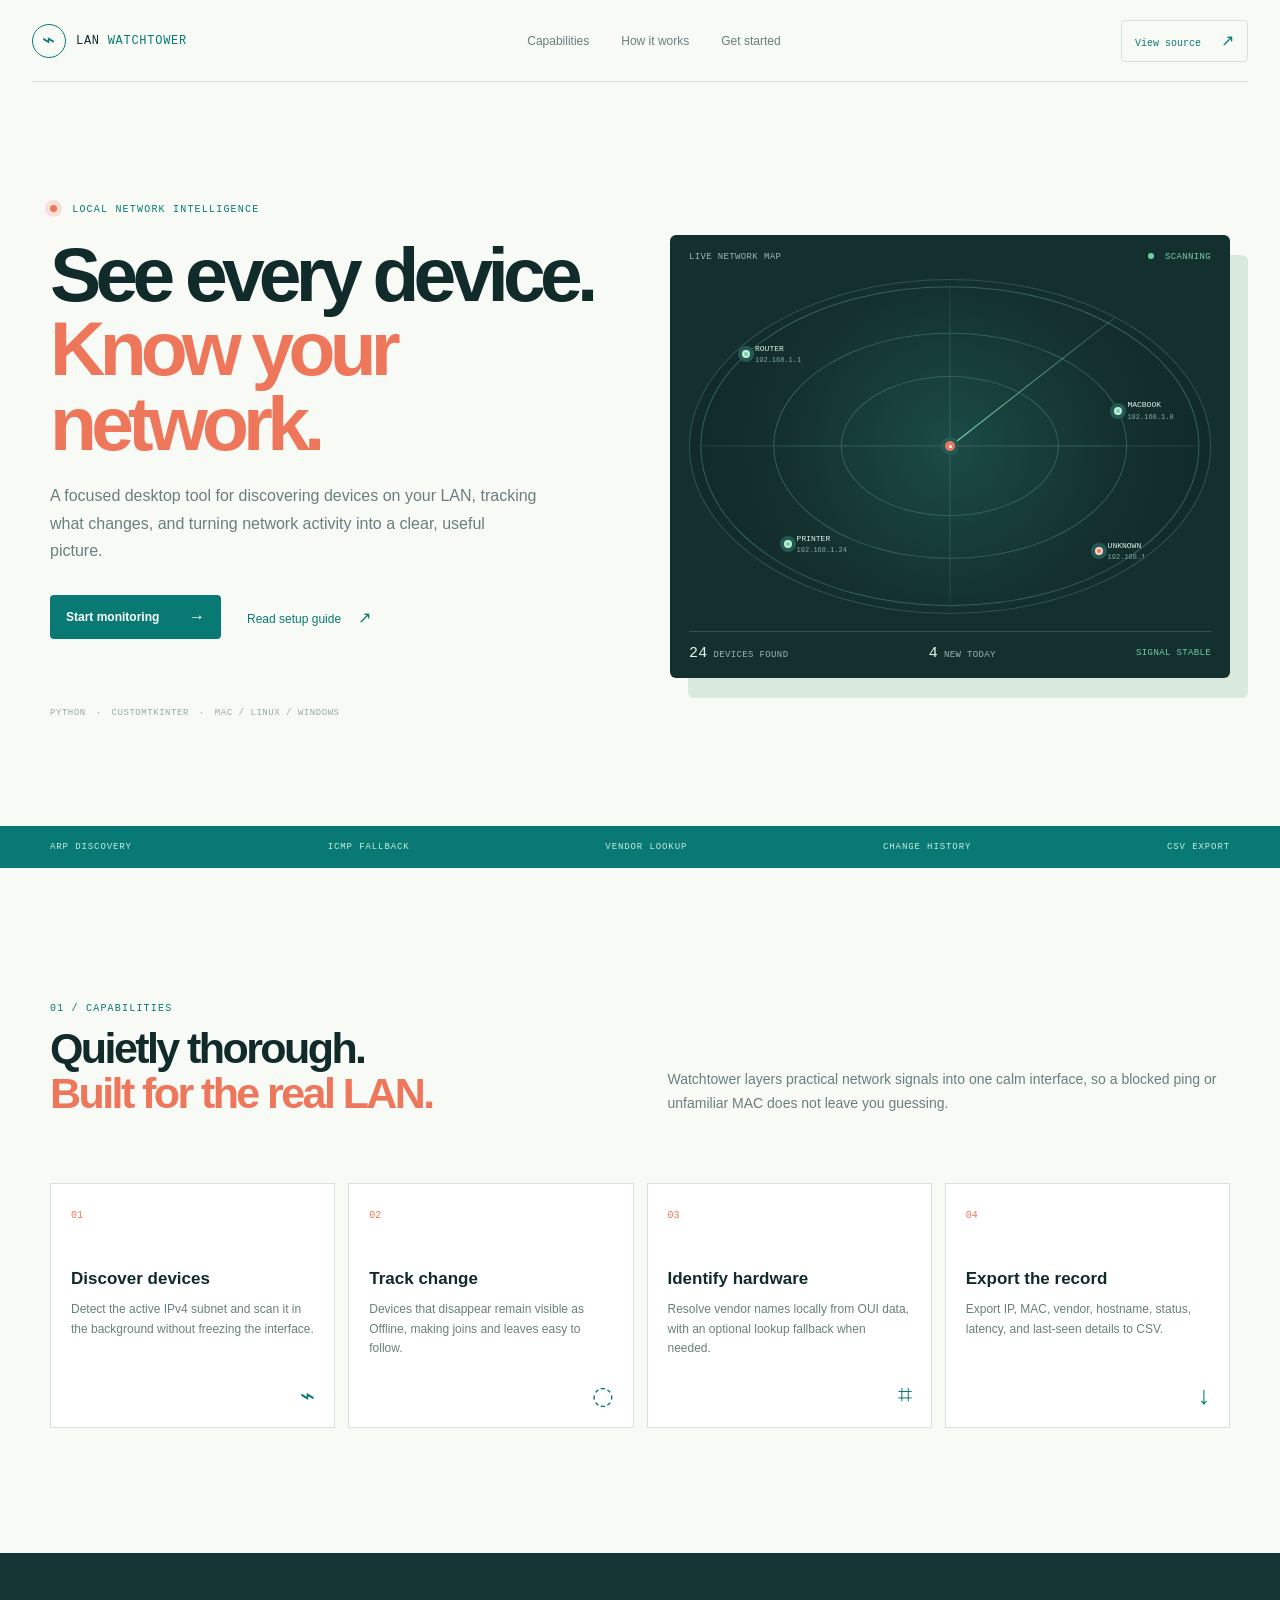
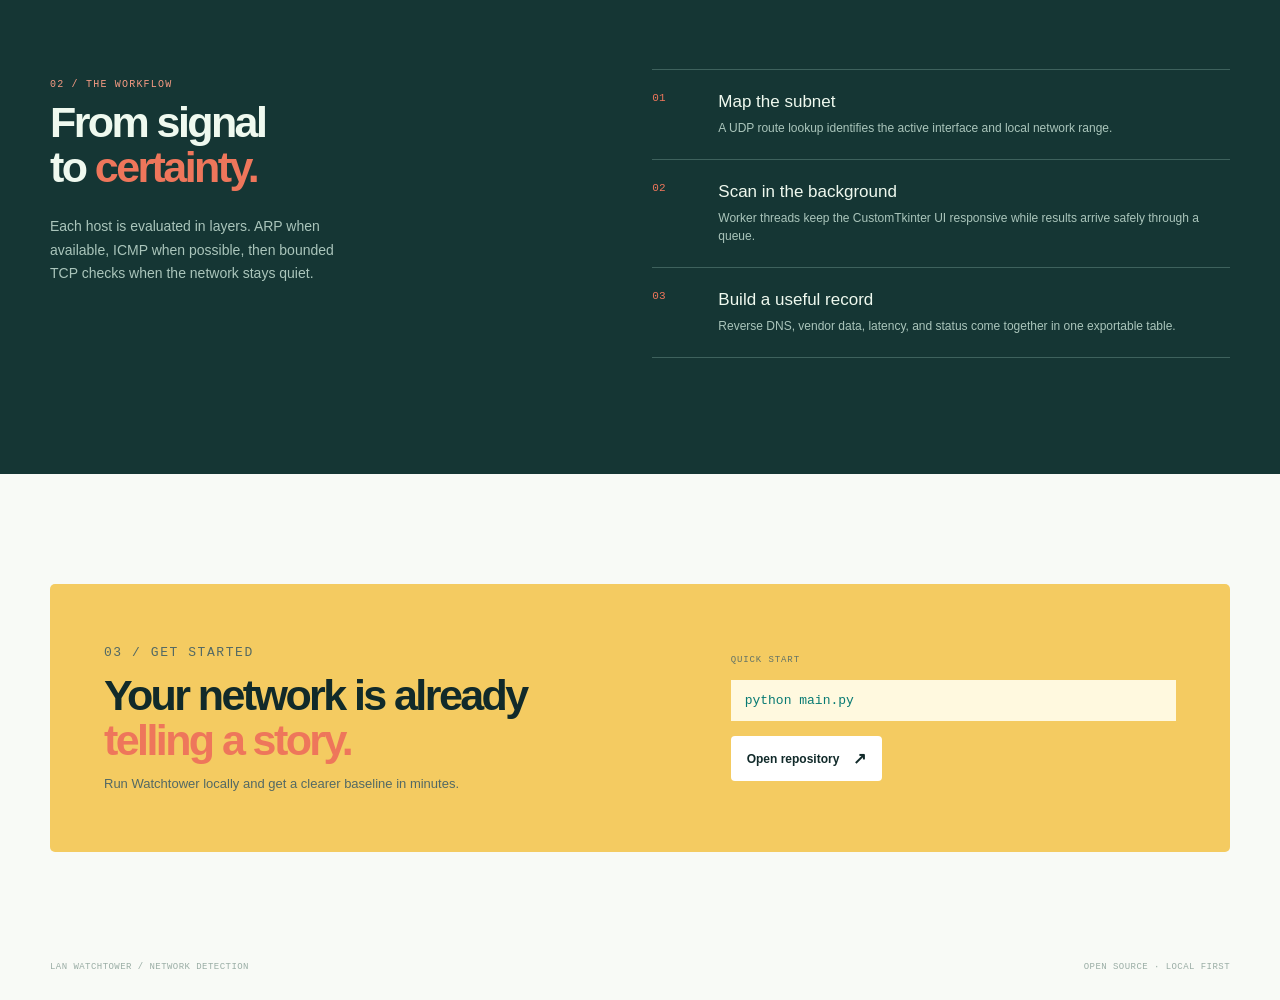
<file: docs/index.html>
<!doctype html>
<html lang="en">
<head>
  <meta charset="utf-8">
  <meta name="viewport" content="width=device-width, initial-scale=1">
  <meta name="description" content="LAN Watchtower network detection and device discovery tool.">
  <meta http-equiv="Content-Security-Policy" content="default-src 'self'; style-src 'self'; object-src 'none'; base-uri 'none'; frame-ancestors 'none'; form-action 'none'">
  <meta name="referrer" content="no-referrer">
  <title>LAN Watchtower | Network Detection</title>
  <link rel="stylesheet" href="styles.css">
</head>
<body>
  <header class="site-header">
    <a class="brand" href="#top" aria-label="LAN Watchtower home"><span class="brand-mark">⌁</span><span>LAN <b>WATCHTOWER</b></span></a>
    <nav aria-label="Main navigation"><a href="#capabilities">Capabilities</a><a href="#workflow">How it works</a><a href="#start">Get started</a></nav>
    <a class="header-cta" href="https://github.com/laksh1357/NetworkMonitoring_DeviceDiscovery_Tool" target="_blank" rel="noreferrer">View source <span>↗</span></a>
  </header>

  <main id="top">
    <section class="hero wrap">
      <div class="hero-copy">
        <p class="eyebrow"><span class="live-dot"></span> LOCAL NETWORK INTELLIGENCE</p>
        <h1>See every device.<br><i>Know your network.</i></h1>
        <p class="lede">A focused desktop tool for discovering devices on your LAN, tracking what changes, and turning network activity into a clear, useful picture.</p>
        <div class="hero-actions"><a class="button primary" href="#start">Start monitoring <span>→</span></a><a class="text-link" href="https://github.com/laksh1357/NetworkMonitoring_DeviceDiscovery_Tool#setup" target="_blank" rel="noreferrer">Read setup guide <span>↗</span></a></div>
        <div class="trust-line"><span>PYTHON</span><span>·</span><span>CUSTOMTKINTER</span><span>·</span><span>MAC / LINUX / WINDOWS</span></div>
      </div>
      <div class="radar-card" aria-label="Network detection preview">
        <div class="radar-top"><span>LIVE NETWORK MAP</span><span class="online"><i></i> SCANNING</span></div>
        <div class="radar"><div class="ring ring-one"></div><div class="ring ring-two"></div><div class="ring ring-three"></div><div class="cross horizontal"></div><div class="cross vertical"></div><div class="sweep"></div><div class="radar-core"><span></span></div><div class="node node-a"><b></b><label>ROUTER<br><em>192.168.1.1</em></label></div><div class="node node-b"><b></b><label>MACBOOK<br><em>192.168.1.8</em></label></div><div class="node node-c"><b></b><label>PRINTER<br><em>192.168.1.24</em></label></div><div class="node node-d"><b></b><label>UNKNOWN<br><em>192.168.1.41</em></label></div></div>
        <div class="radar-footer"><span><strong>24</strong> DEVICES FOUND</span><span><strong>4</strong> NEW TODAY</span><span class="signal">SIGNAL STABLE</span></div>
      </div>
    </section>

    <section class="ticker"><div class="wrap ticker-inner"><span>ARP DISCOVERY</span><span>ICMP FALLBACK</span><span>VENDOR LOOKUP</span><span>CHANGE HISTORY</span><span>CSV EXPORT</span></div></section>

    <section class="section wrap" id="capabilities"><div class="section-intro"><p class="eyebrow">01 / CAPABILITIES</p><h2>Quietly thorough.<br><i>Built for the real LAN.</i></h2><p>Watchtower layers practical network signals into one calm interface, so a blocked ping or unfamiliar MAC does not leave you guessing.</p></div><div class="feature-grid"><article><span class="feature-number">01</span><h3>Discover devices</h3><p>Detect the active IPv4 subnet and scan it in the background without freezing the interface.</p><span class="feature-icon">⌁</span></article><article><span class="feature-number">02</span><h3>Track change</h3><p>Devices that disappear remain visible as Offline, making joins and leaves easy to follow.</p><span class="feature-icon">◌</span></article><article><span class="feature-number">03</span><h3>Identify hardware</h3><p>Resolve vendor names locally from OUI data, with an optional lookup fallback when needed.</p><span class="feature-icon">⌗</span></article><article><span class="feature-number">04</span><h3>Export the record</h3><p>Export IP, MAC, vendor, hostname, status, latency, and last-seen details to CSV.</p><span class="feature-icon">↓</span></article></div></section>

    <section class="dark-section" id="workflow"><div class="wrap workflow"><div><p class="eyebrow orange">02 / THE WORKFLOW</p><h2>From signal<br>to <i>certainty.</i></h2><p class="dark-copy">Each host is evaluated in layers. ARP when available, ICMP when possible, then bounded TCP checks when the network stays quiet.</p></div><div class="steps"><div><span>01</span><div><h3>Map the subnet</h3><p>A UDP route lookup identifies the active interface and local network range.</p></div></div><div><span>02</span><div><h3>Scan in the background</h3><p>Worker threads keep the CustomTkinter UI responsive while results arrive safely through a queue.</p></div></div><div><span>03</span><div><h3>Build a useful record</h3><p>Reverse DNS, vendor data, latency, and status come together in one exportable table.</p></div></div></div></div></section>

    <section class="start-section wrap" id="start"><div class="start-card"><div><p class="eyebrow">03 / GET STARTED</p><h2>Your network is already<br><i>telling a story.</i></h2><p>Run Watchtower locally and get a clearer baseline in minutes.</p></div><div class="command"><span>QUICK START</span><code>python main.py</code><a class="button light" href="https://github.com/laksh1357/NetworkMonitoring_DeviceDiscovery_Tool#setup" target="_blank" rel="noreferrer">Open repository <span>↗</span></a></div></div></section>
  </main>
  <footer class="wrap"><span>LAN WATCHTOWER / NETWORK DETECTION</span><span>OPEN SOURCE · LOCAL FIRST</span></footer>
</body>
</html>
</file>
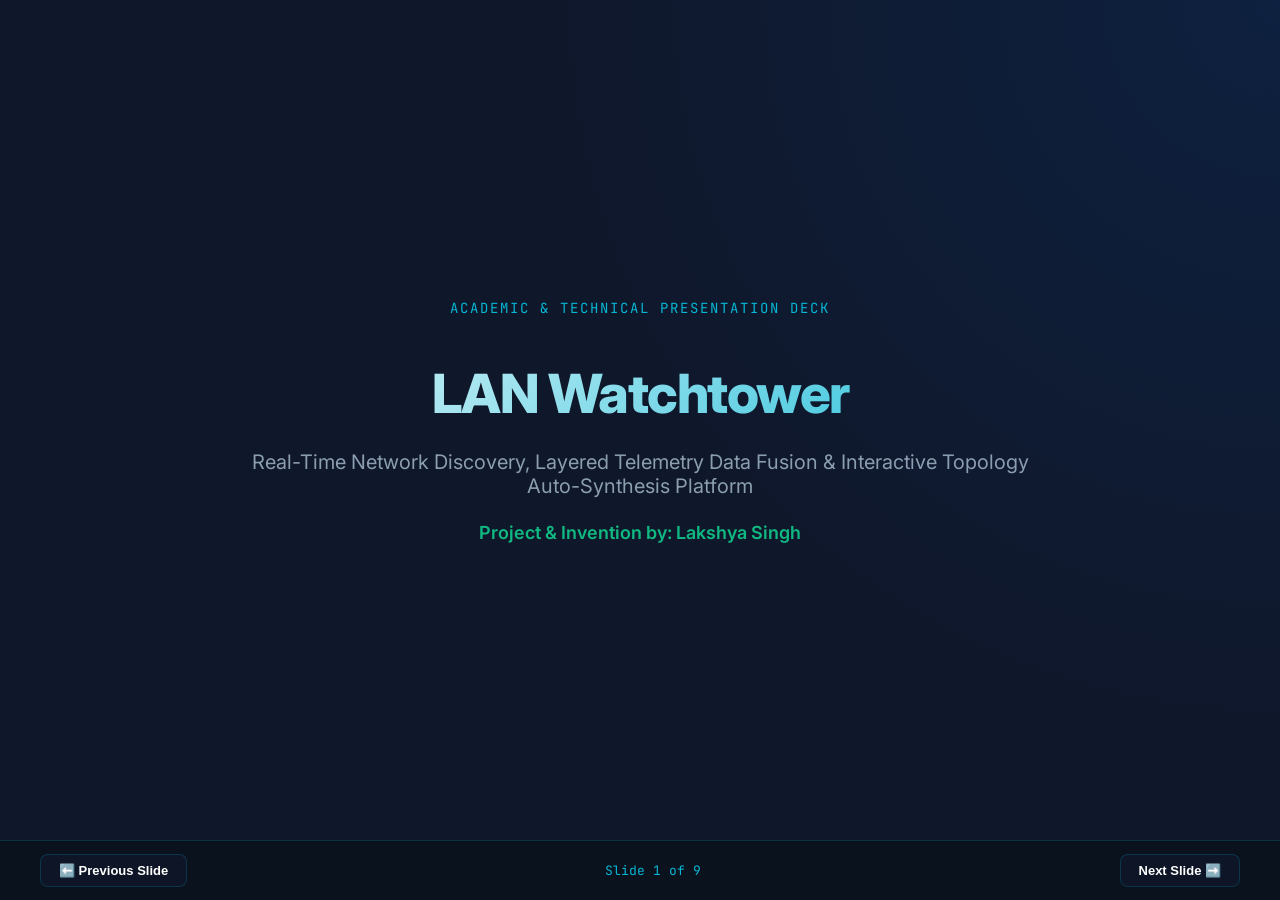
<file: web/presentation.html>
<!DOCTYPE html>
<html lang="en">
<head>
  <meta charset="UTF-8">
  <meta name="viewport" content="width=device-width, initial-scale=1.0">
  <title>Presentation Deck - LAN Watchtower</title>
  <link rel="preconnect" href="https://fonts.googleapis.com">
  <link rel="preconnect" href="https://fonts.gstatic.com" crossorigin>
  <link href="https://fonts.googleapis.com/css2?family=Inter:wght@300;400;500;600;700;800&family=JetBrains+Mono:wght@400;500;600&family=Outfit:wght@400;500;600;700;800&display=swap" rel="stylesheet">
  <style>
    :root {
      --bg: #0f172a;
      --card-bg: rgba(15, 23, 42, 0.85);
      --border: rgba(6, 182, 212, 0.2);
      --cyan: #06b6d4;
      --green: #10b981;
      --yellow: #f59e0b;
      --red: #f43f5e;
      --blue: #06b6d4;
      --purple: #a855f7;
      --text: #f0f6fc;
      --muted: #8b9eb0;
    }

    * { box-sizing: border-box; margin: 0; padding: 0; }
    body {
      background: var(--bg);
      color: var(--text);
      font-family: 'Inter', 'Outfit', sans-serif;
      height: 100vh;
      overflow: hidden;
      display: flex;
      flex-direction: column;
    }

    .slide-deck {
      flex: 1;
      position: relative;
      overflow: hidden;
    }

    .slide {
      position: absolute;
      top: 0; left: 0; right: 0; bottom: 0;
      padding: 50px 80px;
      display: none;
      flex-direction: column;
      justify-content: space-between;
      background: radial-gradient(circle at top right, rgba(0, 119, 255, 0.1), transparent 50%);
      opacity: 0;
      transition: opacity 0.4s ease;
    }

    .slide.active {
      display: flex;
      opacity: 1;
    }

    /* Slide Content Components */
    .slide-header {
      display: flex;
      justify-content: space-between;
      align-items: center;
      border-bottom: 1px solid var(--border);
      padding-bottom: 16px;
    }
    .slide-title { font-size: 32px; font-weight: 800; color: #fff; letter-spacing: -0.5px; }
    .slide-subtitle { font-size: 14px; color: var(--cyan); font-family: 'JetBrains Mono', monospace; }

    .slide-body {
      flex: 1;
      display: flex;
      align-items: center;
      justify-content: center;
      padding: 20px 0;
    }

    .slide-footer {
      display: flex;
      justify-content: space-between;
      align-items: center;
      font-size: 12px;
      color: var(--muted);
      border-top: 1px solid var(--border);
      padding-top: 14px;
    }

    /* Layout Grids */
    .grid-2col { display: grid; grid-template-columns: 1fr 1fr; gap: 40px; width: 100%; }
    .grid-3col { display: grid; grid-template-columns: 1fr 1fr 1fr; gap: 24px; width: 100%; }

    .content-box {
      background: var(--card-bg);
      border: 1px solid var(--border);
      border-radius: 16px;
      padding: 28px;
      box-shadow: 0 10px 30px rgba(0,0,0,0.5);
      backdrop-filter: blur(12px);
    }
    .content-box h3 { font-size: 20px; font-weight: 700; color: var(--cyan); margin-bottom: 12px; }
    .content-box p { font-size: 14px; color: var(--muted); line-height: 1.6; margin-bottom: 12px; }
    .content-box ul { list-style: none; display: flex; flex-direction: column; gap: 8px; }
    .content-box li { font-size: 14px; color: var(--text); display: flex; align-items: center; gap: 10px; }
    .content-box li::before { content: '➔'; color: var(--cyan); }

    /* Title Slide Special */
    .title-slide {
      text-align: center;
      justify-content: center;
      gap: 24px;
    }
    .title-banner {
      font-size: 54px;
      font-weight: 800;
      background: linear-gradient(135deg, #fff, var(--cyan));
      -webkit-background-clip: text;
      -webkit-text-fill-color: transparent;
      letter-spacing: -1.5px;
    }
    .author-badge {
      font-size: 18px;
      color: var(--green);
      font-weight: 600;
    }

    /* Controls Bar */
    .deck-controls {
      height: 60px;
      background: rgba(10, 18, 30, 0.95);
      border-top: 1px solid var(--border);
      display: flex;
      align-items: center;
      justify-content: space-between;
      padding: 0 40px;
    }
    .btn-deck {
      background: var(--card-bg);
      border: 1px solid var(--border);
      color: #fff;
      padding: 8px 18px;
      border-radius: 8px;
      font-size: 13px;
      font-weight: 600;
      cursor: pointer;
    }
    .btn-deck:hover { border-color: var(--cyan); color: var(--cyan); }
  </style>
</head>
<body>

  <div class="slide-deck">

    <!-- SLIDE 1: Title -->
    <div class="slide active title-slide">
      <div style="margin-bottom: 20px;">
        <span style="font-family:'JetBrains Mono'; color:var(--cyan); font-size:14px; letter-spacing:2px;">ACADEMIC & TECHNICAL PRESENTATION DECK</span>
      </div>
      <h1 class="title-banner">LAN Watchtower</h1>
      <p style="font-size: 20px; color: var(--muted); max-width: 800px; margin: 0 auto;">
        Real-Time Network Discovery, Layered Telemetry Data Fusion & Interactive Topology Auto-Synthesis Platform
      </p>
      <div class="author-badge">Project & Invention by: Lakshya Singh</div>
    </div>

    <!-- SLIDE 2: Problem Statement & Solution -->
    <div class="slide">
      <div class="slide-header">
        <h2 class="slide-title">Problem Statement & Solution</h2>
        <span class="slide-subtitle">02 / EXECUTIVE SUMMARY</span>
      </div>
      <div class="slide-body">
        <div class="grid-2col">
          <div class="content-box">
            <h3>⚠️ The Network Monitoring Challenge</h3>
            <p>Modern Local Area Networks (LANs) consist of heterogeneous endpoints (IoT devices, servers, workstations, network switches, APs).</p>
            <ul>
              <li>Traditional ICMP pings fail when firewalls block ping packets.</li>
              <li>Standard SNMP configurations require tedious manual setup.</li>
              <li>Existing tools suffer from delayed UI feedback and high resource overhead.</li>
            </ul>
          </div>

          <div class="content-box">
            <h3>✨ The LAN Watchtower Solution</h3>
            <p>A zero-dependency, local-first NOC Operational Intelligence platform that combines multi-protocol probe telemetry with instant visualization.</p>
            <ul>
              <li><strong>Layered Multi-Protocol Engine</strong>: ARP + ICMP + TCP Probe fallback.</li>
              <li><strong>Auto-Topology Synthesis</strong>: Instant hierarchical node graph.</li>
              <li><strong>Live Event Streaming</strong>: Real-time 600ms telemetry updates.</li>
              <li><strong>Full Interactive CRUD</strong>: Add, Edit, Manage, and Delete devices.</li>
            </ul>
          </div>
        </div>
      </div>
      <div class="slide-footer"><span>LAN Watchtower Architecture Deck</span><span>Author: Lakshya Singh</span></div>
    </div>

    <!-- SLIDE 3: System Architecture -->
    <div class="slide">
      <div class="slide-header">
        <h2 class="slide-title">System Architecture & Tech Stack</h2>
        <span class="slide-subtitle">03 / TECHNICAL STACK</span>
      </div>
      <div class="slide-body">
        <div class="grid-3col">
          <div class="content-box">
            <h3>🎨 Frontend Deck</h3>
            <ul>
              <li>HTML5 & CSS3 Glassmorphism System</li>
              <li>ES6 Canvas Line & SVG Donut Engines</li>
              <li>Dynamic Adaptive Polling (600ms)</li>
              <li>Interactive Modal & Inspector Drawer</li>
            </ul>
          </div>

          <div class="content-box">
            <h3>⚡ Backend Server</h3>
            <ul>
              <li>Python Multithreaded REST Server</li>
              <li>64 Concurrency Threadpool Engine</li>
              <li>Scapy Raw Ethernet ARP Handler</li>
              <li>Offline Local OUI Database Resolution</li>
            </ul>
          </div>

          <div class="content-box">
            <h3>💾 SQLite Database</h3>
            <ul>
              <li>SQLite WAL (Write-Ahead Logging) Mode</li>
              <li>Parameterized SQL Security Immunity</li>
              <li>Device Metadata & Location Tagging</li>
              <li>Audit Trail User Activity Logs</li>
            </ul>
          </div>
        </div>
      </div>
      <div class="slide-footer"><span>LAN Watchtower Architecture Deck</span><span>Author: Lakshya Singh</span></div>
    </div>

    <!-- SLIDE 4: How It Works -->
    <div class="slide">
      <div class="slide-header">
        <h2 class="slide-title">Step-by-Step Discovery Workflow</h2>
        <span class="slide-subtitle">04 / DISCOVERY ENGINE</span>
      </div>
      <div class="slide-body">
        <div class="content-box" style="width: 100%;">
          <h3>🔄 Layered Discovery Execution Pipeline</h3>
          <div style="display:grid; grid-template-columns: repeat(5, 1fr); gap:16px; margin-top:20px; text-align:center;">
            <div style="background:rgba(0,119,255,0.15); padding:16px; border-radius:10px; border:1px solid var(--blue);">
              <h4 style="color:var(--cyan); margin-bottom:6px;">1. Subnet Lookup</h4>
              <p style="font-size:12px;">UDP route lookup auto-detects IPv4 subnet range.</p>
            </div>
            <div style="background:rgba(0,240,255,0.15); padding:16px; border-radius:10px; border:1px solid var(--cyan);">
              <h4 style="color:var(--cyan); margin-bottom:6px;">2. Multi-Probe</h4>
              <p style="font-size:12px;">Layer-2 ARP $\rightarrow$ Layer-3 ICMP $\rightarrow$ Layer-4 TCP 80/445 probes.</p>
            </div>
            <div style="background:rgba(138,43,226,0.15); padding:16px; border-radius:10px; border:1px solid var(--purple);">
              <h4 style="color:var(--purple); margin-bottom:6px;">3. Classification</h4>
              <p style="font-size:12px;">MAC OUI + Hostname semantics infer device category.</p>
            </div>
            <div style="background:rgba(0,230,118,0.15); padding:16px; border-radius:10px; border:1px solid var(--green);">
              <h4 style="color:var(--green); margin-bottom:6px;">4. Live Streaming</h4>
              <p style="font-size:12px;">Immediate event callbacks update UI on-the-fly.</p>
            </div>
            <div style="background:rgba(255,179,0,0.15); padding:16px; border-radius:10px; border:1px solid var(--yellow);">
              <h4 style="color:var(--yellow); margin-bottom:6px;">5. SQLite Audit</h4>
              <p style="font-size:12px;">Devices, scan totals, & alert events persisted to DB.</p>
            </div>
          </div>
        </div>
      </div>
      <div class="slide-footer"><span>LAN Watchtower Architecture Deck</span><span>Author: Lakshya Singh</span></div>
    </div>

    <!-- SLIDE 5: Patent Innovations -->
    <div class="slide">
      <div class="slide-header">
        <h2 class="slide-title">Novelty & Patentable Innovations</h2>
        <span class="slide-subtitle">05 / INTELLECTUAL PROPERTY</span>
      </div>
      <div class="slide-body">
        <div class="grid-2col">
          <div class="content-box">
            <h3>Claim 1: Multi-Protocol Data Fusion Fallback</h3>
            <p>Layered evaluation model (ARP + ICMP + TCP) eliminates false offline status when host firewalls block ping requests.</p>
          </div>
          <div class="content-box">
            <h3>Claim 2: Topology Auto-Synthesis Algorithm</h3>
            <p>Dynamic hierarchical tree graph synthesis (Gateway $\rightarrow$ Core Switch $\rightarrow$ Access Points $\rightarrow$ Endpoints) without SNMP MIB setup.</p>
          </div>
          <div class="content-box">
            <h3>Claim 3: Adaptive Variable Polling Rate</h3>
            <p>Event-driven telemetry synchronization that accelerates to 600ms during active scan execution for zero-latency feedback.</p>
          </div>
          <div class="content-box">
            <h3>Claim 4: Offline-First Audit Trail Manager</h3>
            <p>Local-first metadata tracking, location tags, user audit logs, and custom device management without external cloud reliance.</p>
          </div>
        </div>
      </div>
      <div class="slide-footer"><span>LAN Watchtower Architecture Deck</span><span>Author: Lakshya Singh</span></div>
    </div>

    <!-- SLIDE 6: Dashboard & Visualization -->
    <div class="slide">
      <div class="slide-header">
        <h2 class="slide-title">Interactive Dashboard Features</h2>
        <span class="slide-subtitle">06 / USER EXPERIENCE</span>
      </div>
      <div class="slide-body">
        <div class="grid-3col">
          <div class="content-box">
            <h3>📊 Metric KPI Cards</h3>
            <p>Real-time counters for Total Devices, Online, Offline, and Degraded with trend indicators.</p>
          </div>
          <div class="content-box">
            <h3>📈 Live Canvas Charts</h3>
            <p>Inbound vs Outbound Mbps bandwidth line chart and SVG device type donut breakdown.</p>
          </div>
          <div class="content-box">
            <h3>🔍 Dynamic Filtering</h3>
            <p>Global instant search across IP, Hostname, MAC, Vendor, Location, and Device Categories.</p>
          </div>
        </div>
      </div>
      <div class="slide-footer"><span>LAN Watchtower Architecture Deck</span><span>Author: Lakshya Singh</span></div>
    </div>

    <!-- SLIDE 7: Safety & Security Audit -->
    <div class="slide">
      <div class="slide-header">
        <h2 class="slide-title">Security & Safety Audit</h2>
        <span class="slide-subtitle">07 / SECURITY FRAMEWORK</span>
      </div>
      <div class="slide-body">
        <div class="grid-2col">
          <div class="content-box">
            <h3>🔒 Robust Defense Mechanisms</h3>
            <ul>
              <li><strong>SQL Injection Immunity</strong>: 100% Parameterized queries using SQLite `?` bindings.</li>
              <li><strong>XSS Prevention</strong>: Safe DOM property assignments (`textContent`).</li>
              <li><strong>Local-First Data Privacy</strong>: Offline OUI resolution ensures zero external data leak.</li>
              <li><strong>Network Safety</strong>: Non-destructive, bounded threadpools prevent network overload.</li>
            </ul>
          </div>
          <div class="content-box">
            <h3>🛡️ Privilege Management</h3>
            <ul>
              <li>Runs by default in **unprivileged fallback mode** using standard OS pings and ARP cache reads.</li>
              <li>Elevated root access (`sudo`) is strictly optional for Layer-2 raw packet creation.</li>
              <li>Socket binding falls back gracefully to `127.0.0.1`.</li>
            </ul>
          </div>
        </div>
      </div>
      <div class="slide-footer"><span>LAN Watchtower Architecture Deck</span><span>Author: Lakshya Singh</span></div>
    </div>

    <!-- SLIDE 8: Deployment Options -->
    <div class="slide">
      <div class="slide-header">
        <h2 class="slide-title">Flexible Deployment Models</h2>
        <span class="slide-subtitle">08 / DEPLOYMENT OPTIONS</span>
      </div>
      <div class="slide-body">
        <div class="grid-3col">
          <div class="content-box">
            <h3>🐍 Python Local Launch</h3>
            <p>Run directly with zero complex setup:</p>
            <p style="font-family:'JetBrains Mono'; color:var(--cyan); font-size:12px;">.venv/bin/python main.py</p>
          </div>
          <div class="content-box">
            <h3>🐳 Turnkey Docker Compose</h3>
            <p>1-Click containerized deployment with host network mode:</p>
            <p style="font-family:'JetBrains Mono'; color:var(--cyan); font-size:12px;">docker-compose up -d</p>
          </div>
          <div class="content-box">
            <h3>⚙️ 24/7 Systemd Daemon</h3>
            <p>Background Linux system service for continuous network monitoring.</p>
          </div>
        </div>
      </div>
      <div class="slide-footer"><span>LAN Watchtower Architecture Deck</span><span>Author: Lakshya Singh</span></div>
    </div>

    <!-- SLIDE 9: Conclusion -->
    <div class="slide">
      <div class="slide-header">
        <h2 class="slide-title">Conclusion & Future Roadmap</h2>
        <span class="slide-subtitle">09 / CONCLUSION</span>
      </div>
      <div class="slide-body">
        <div class="grid-2col">
          <div class="content-box">
            <h3>🎯 Summary</h3>
            <p>LAN Watchtower provides local-first network visibility, device discovery, monitoring, and alerting. Discovery is performed only on authorized private networks.</p>
          </div>
          <div class="content-box">
            <h3>🔮 Future Roadmap</h3>
            <ul>
              <li>SNMP v3 Deep Interface Performance Metrics</li>
              <li>AI Anomaly Forecasting & Latency Spikes Prediction</li>
              <li>Automated Push Alerts (Telegram / Webhooks / Email)</li>
            </ul>
          </div>
        </div>
      </div>
      <div class="slide-footer"><span>LAN Watchtower Architecture Deck</span><span>Author: Lakshya Singh</span></div>
    </div>

  </div>

  <!-- Deck Controls Bar -->
  <div class="deck-controls">
    <button class="btn-deck" id="btn-prev">⬅️ Previous Slide</button>
    <span style="font-family:'JetBrains Mono'; font-size:13px; color:var(--cyan);" id="slide-num-text">Slide 1 of 9</span>
    <button class="btn-deck" id="btn-next">Next Slide ➡️</button>
  </div>

  <script>
    const slides = document.querySelectorAll('.slide');
    let currentSlide = 0;

    function showSlide(index) {
      slides.forEach((s, i) => s.classList.toggle('active', i === index));
      document.getElementById('slide-num-text').textContent = `Slide ${index + 1} of ${slides.length}`;
    }

    document.getElementById('btn-prev').addEventListener('click', () => {
      currentSlide = (currentSlide - 1 + slides.length) % slides.length;
      showSlide(currentSlide);
    });

    document.getElementById('btn-next').addEventListener('click', () => {
      currentSlide = (currentSlide + 1) % slides.length;
      showSlide(currentSlide);
    });

    document.addEventListener('keydown', (e) => {
      if (e.key === 'ArrowRight' || e.key === 'Space') {
        currentSlide = (currentSlide + 1) % slides.length;
        showSlide(currentSlide);
      } else if (e.key === 'ArrowLeft') {
        currentSlide = (currentSlide - 1 + slides.length) % slides.length;
        showSlide(currentSlide);
      }
    });
  </script>
</body>
</html>
</file>
<file: docs/styles.css>
:root{--ink:#112a2a;--muted:#67807d;--mint:#edf5ed;--paper:#f8faf6;--teal:#087a73;--orange:#ee765b;--yellow:#f4cb61;--line:#d6e3dc}*{box-sizing:border-box}html{scroll-behavior:smooth}body{margin:0;color:var(--ink);background:var(--paper);font-family:'Space Grotesk',sans-serif}a{color:inherit;text-decoration:none}.wrap{width:min(1180px,calc(100% - 64px));margin:auto}.site-header{width:min(1280px,calc(100% - 64px));height:82px;margin:auto;display:flex;align-items:center;justify-content:space-between;border-bottom:1px solid var(--line)}.brand{display:flex;gap:10px;align-items:center;font:500 12px 'DM Mono',monospace;letter-spacing:.06em}.brand b{font-weight:500;color:var(--teal)}.brand-mark{display:grid;place-items:center;width:34px;height:34px;border:1px solid var(--teal);color:var(--teal);border-radius:50%;font-size:22px}.site-header nav{display:flex;gap:32px;color:var(--muted);font-size:12px}.site-header nav a:hover,.text-link:hover{color:var(--orange)}.header-cta{padding:10px 13px;border:1px solid var(--line);border-radius:4px;color:var(--teal);font:10px 'DM Mono',monospace}.header-cta span,.button span,.text-link span{margin-left:14px;font-size:16px}.hero{display:grid;grid-template-columns:1fr 1fr;gap:60px;align-items:center;padding:112px 0 108px}.eyebrow{color:var(--teal);font:500 10px 'DM Mono',monospace;letter-spacing:.12em}.live-dot{display:inline-block;width:7px;height:7px;margin-right:8px;border-radius:50%;background:var(--orange);box-shadow:0 0 0 5px #f9dfd8}.hero h1{margin:22px 0 22px;font-size:clamp(48px,6vw,77px);line-height:.97;letter-spacing:-.075em}.hero h1 i,h2 i{color:var(--orange);font-style:normal}.lede{max-width:490px;color:var(--muted);font-size:16px;line-height:1.7}.hero-actions{display:flex;align-items:center;gap:26px;margin-top:31px}.button{display:inline-flex;align-items:center;justify-content:space-between;border-radius:4px;padding:13px 16px;font-size:12px;font-weight:600}.button.primary{min-width:171px;color:#fff;background:var(--teal)}.button.primary:hover{background:#075e5a}.text-link{color:var(--teal);font-size:12px}.trust-line{display:flex;gap:10px;margin-top:69px;color:#97aaa4;font:9px 'DM Mono',monospace;letter-spacing:.06em}.radar-card{padding:17px 19px 16px;background:#132f2e;box-shadow:18px 20px 0 #dae9de;border-radius:6px}.radar-top,.radar-footer{display:flex;justify-content:space-between;align-items:center;color:#9ab7ae;font:9px 'DM Mono',monospace;letter-spacing:.04em}.online{color:#72d0a5}.online i{display:inline-block;width:6px;height:6px;margin-right:5px;border-radius:50%;background:#72d0a5}.radar{position:relative;height:335px;margin:17px 0;overflow:hidden;border:1px solid #305450;border-radius:50%;background:radial-gradient(circle at center,#1b4b46 0,#132f2e 56%,#102827 100%)}.ring,.cross{position:absolute;left:50%;top:50%;border:1px solid #32615a;border-radius:50%;transform:translate(-50%,-50%)}.ring-one{width:42%;height:42%}.ring-two{width:68%;height:68%}.ring-three{width:96%;height:96%}.cross{border:0;background:#32615a}.horizontal{width:100%;height:1px}.vertical{width:1px;height:100%}.sweep{position:absolute;left:50%;top:50%;width:50%;height:1px;transform-origin:left center;transform:rotate(-38deg);background:linear-gradient(90deg,#82dfb0,transparent);animation:sweep 4s linear infinite}.radar-core{position:absolute;left:50%;top:50%;display:grid;place-items:center;width:18px;height:18px;transform:translate(-50%,-50%);background:#e8775d;border:4px solid #245a53;border-radius:50%}.radar-core span{width:3px;height:3px;background:white;border-radius:50%}.node{position:absolute;display:flex;align-items:center;gap:5px;color:#ddf2e6;font:8px 'DM Mono',monospace;line-height:1.4}.node b{display:block;width:8px;height:8px;background:#72d0a5;border:2px solid #c6f0d6;border-radius:50%;box-shadow:0 0 0 4px #245a53}.node em{color:#81aca0;font-size:7px;font-style:normal}.node-a{left:10%;top:19%}.node-b{right:7%;top:36%}.node-c{left:18%;bottom:17%}.node-d{right:10%;bottom:15%}.node-d b{background:var(--orange);border-color:#ffd3c7}.radar-footer{padding-top:13px;border-top:1px solid #305450}.radar-footer strong{color:#e5f5e6;font-size:15px;font-weight:500}.radar-footer .signal{color:#72d0a5}@keyframes sweep{to{transform:rotate(322deg)}}.ticker{background:var(--teal);color:#c8ece1}.ticker-inner{display:flex;justify-content:space-between;padding:16px 0;font:9px 'DM Mono',monospace;letter-spacing:.1em}.section{padding:125px 0}.section-intro{display:grid;grid-template-columns:1fr 1fr;column-gap:55px;align-items:end}.section-intro .eyebrow{grid-column:1/-1;margin-bottom:12px}.section h2,.dark-section h2,.start-card h2{margin:0;font-size:43px;line-height:1.04;letter-spacing:-.06em}.section-intro>p:last-child{margin:0;color:var(--muted);font-size:14px;line-height:1.7}.feature-grid{display:grid;grid-template-columns:repeat(4,1fr);gap:13px;margin-top:68px}.feature-grid article{position:relative;min-height:245px;padding:20px;border:1px solid var(--line);background:#fff}.feature-number{color:var(--orange);font:10px 'DM Mono',monospace}.feature-grid h3{margin:47px 0 11px;font-size:17px}.feature-grid p{margin:0;color:var(--muted);font-size:12px;line-height:1.6}.feature-icon{position:absolute;right:19px;bottom:17px;color:var(--teal);font-size:25px}.dark-section{padding:116px 0;background:#153634;color:#eff9ef}.workflow{display:grid;grid-template-columns:1fr 1.15fr;gap:100px}.orange{color:#f69b83}.dark-copy{max-width:300px;margin-top:25px;color:#aac5bb;font-size:14px;line-height:1.7}.steps{display:grid;gap:0}.steps>div{display:grid;grid-template-columns:48px 1fr;gap:18px;padding:22px 0;border-top:1px solid #3e625d}.steps>div:last-child{border-bottom:1px solid #3e625d}.steps>div>span{color:var(--orange);font:11px 'DM Mono',monospace}.steps h3{margin:0;font-size:17px;font-weight:500}.steps p{margin:7px 0 0;color:#aac5bb;font-size:12px;line-height:1.5}.start-section{padding:110px 0}.start-card{display:grid;grid-template-columns:1fr .8fr;gap:70px;padding:48px 54px;background:var(--yellow);border-radius:5px}.start-card p{color:#536964;font-size:13px}.command{display:grid;align-content:center;gap:15px}.command>span{color:#617267;font:9px 'DM Mono',monospace;letter-spacing:.1em}.command code{padding:13px 14px;background:#fff9df;color:var(--teal);font:13px 'DM Mono',monospace}.button.light{width:max-content;color:var(--ink);background:#fff}.button.light:hover{background:#f8f1d3}footer{display:flex;justify-content:space-between;padding:0 0 28px;color:#9aada5;font:9px 'DM Mono',monospace;letter-spacing:.05em}@media(max-width:850px){.site-header nav{display:none}.hero,.workflow,.start-card{grid-template-columns:1fr}.hero{gap:65px;padding:80px 0}.trust-line{margin-top:40px}.feature-grid{grid-template-columns:repeat(2,1fr)}.workflow{gap:55px}.start-card{padding:35px 28px}.wrap,.site-header{width:min(100% - 40px,1180px)}}@media(max-width:520px){.header-cta{font-size:0}.header-cta span{margin:0;font-size:18px}.hero h1{font-size:51px}.hero-actions{align-items:flex-start;flex-direction:column;gap:18px}.ticker-inner{flex-wrap:wrap;gap:14px}.section{padding:80px 0}.section-intro{display:block}.section-intro h2{margin:12px 0 24px}.feature-grid{grid-template-columns:1fr;margin-top:42px}.radar{height:295px}.radar-footer{font-size:8px}.radar-footer strong{font-size:13px}footer{gap:12px;flex-direction:column}}
</file>
